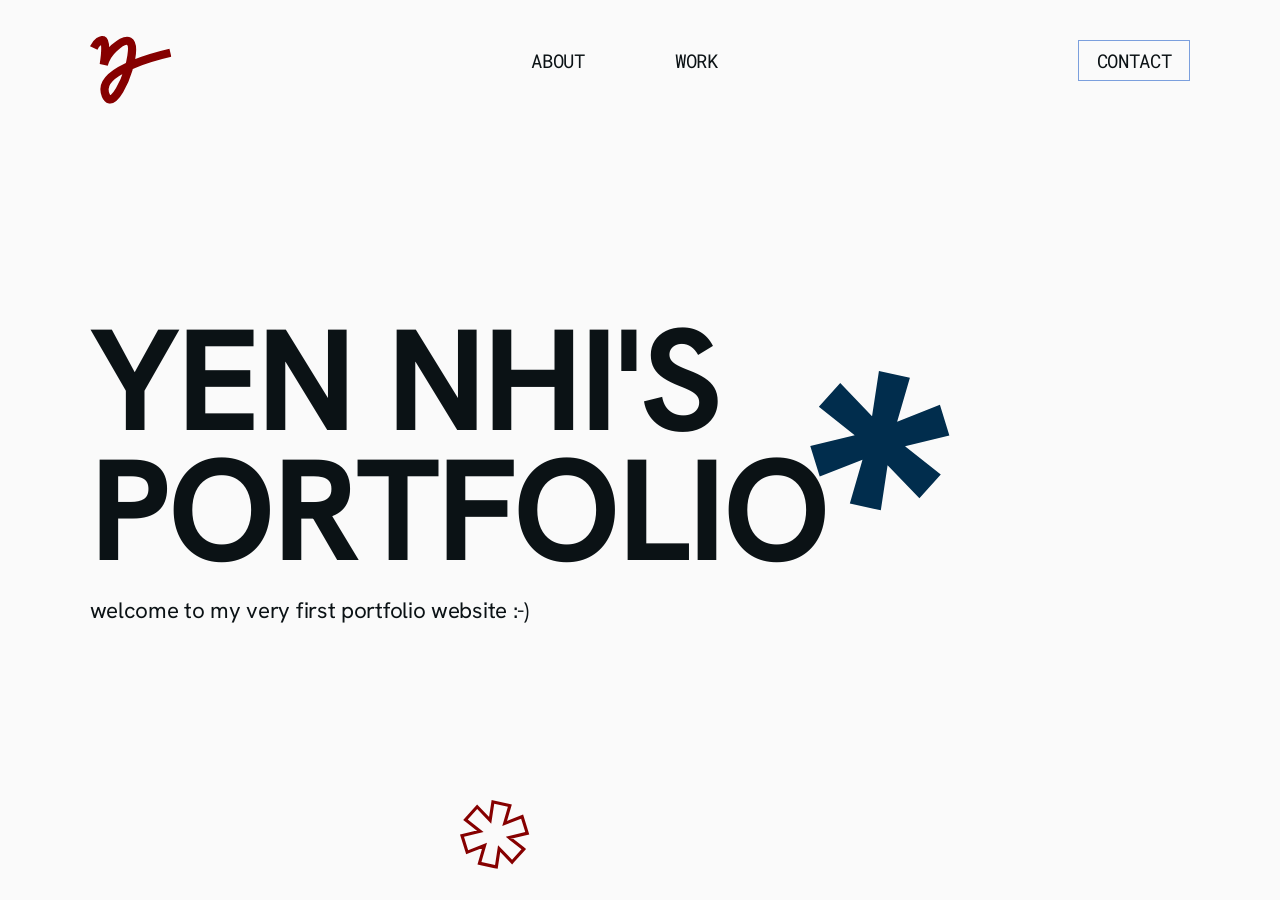
<file: index.html>
<!DOCTYPE html>
<html lang="en">
<head>
    <meta charset="UTF-8">
    <meta name="viewport" content="width=device-width, initial-scale=1.0">
    <title>Yen Nhi's Portfolio</title>
    <link rel="stylesheet" href="styles.css">
    <link rel="preconnect" href="https://fonts.googleapis.com">
<link rel="preconnect" href="https://fonts.gstatic.com" crossorigin>
<link href="https://fonts.googleapis.com/css2?family=Hanken+Grotesk:ital,wght@0,100..900;1,100..900&display=swap" rel="stylesheet">
<link rel="preconnect" href="https://fonts.googleapis.com">
<link rel="preconnect" href="https://fonts.gstatic.com" crossorigin>
<link href="https://fonts.googleapis.com/css2?family=Roboto+Mono:ital,wght@0,100..700;1,100..700&display=swap" rel="stylesheet">
</head>

<body class="home-page">
<header>
  <nav>
    <div class="nav-inner">
      <div class="logo">
        <a href="index.html">
          <img src="images/logo.svg" alt="logo">
        </a>
      </div>

      <ul class="nav-menu">
        <li><a href="about.html">ABOUT</a></li>
        <li><a href="works.html">WORK</a></li>
      </ul>

      <a href="contact.html" class="contact-btn">CONTACT</a>
    </div>
   <button class="mobile-menu-btn" aria-label="Open menu"></button>
  </nav>

<div class="mobile-overlay"></div>

<div class="mobile-nav">
  <a href="about.html">about</a>
  <a href="works.html">work</a>
  <a href="contact.html">contact</a>
</div>
</header>

<main>
  <div class="container">
    
    <section class="hero">
    <img src="images/big-blue-asterisk.svg" alt="blue asterisk" class="draggable big-blue-asterisk">
    <img src="images/small-red-asterisk.svg" alt="red asterisk" class="draggable small-red-asterisk">
        <h1 class="hero-title">
            <span class="hero-text">
                YEN NHI'S <br>
                <span class="scramble">PORTFOLIO</span>
            </span>
        </h1>
      <p>welcome to my very first portfolio website :-)</p>
    </section>

  </div>
</main>

<script src="script.js"></script>
</body>
</html>
</file>
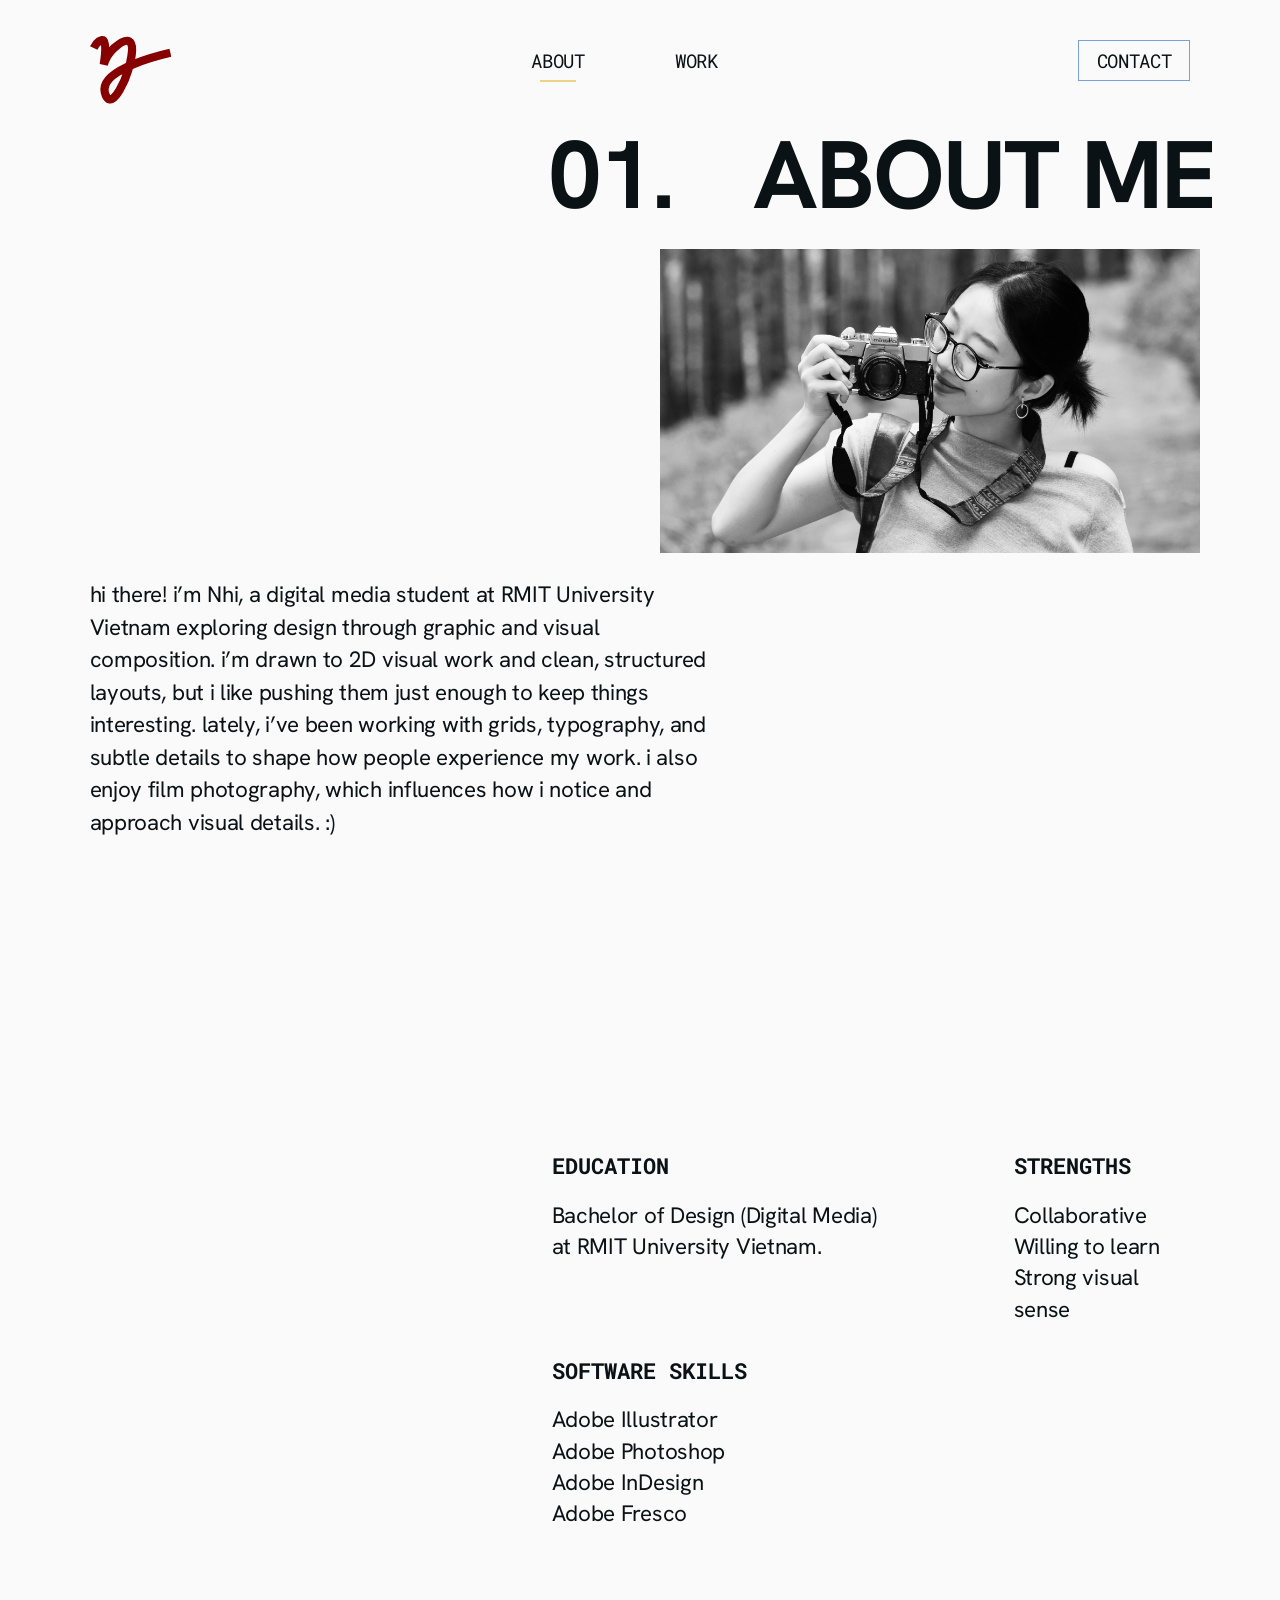
<file: about.html>
<!DOCTYPE html>
<html lang="en">
<head>
    <meta charset="UTF-8">
    <meta name="viewport" content="width=device-width, initial-scale=1.0">
    <title>Yen Nhi's Portfolio</title>
    <link rel="stylesheet" href="styles.css">
    <link rel="preconnect" href="https://fonts.googleapis.com">
<link rel="preconnect" href="https://fonts.gstatic.com" crossorigin>
<link href="https://fonts.googleapis.com/css2?family=Hanken+Grotesk:ital,wght@0,100..900;1,100..900&display=swap" rel="stylesheet">
<link rel="preconnect" href="https://fonts.googleapis.com">
<link rel="preconnect" href="https://fonts.gstatic.com" crossorigin>
<link href="https://fonts.googleapis.com/css2?family=Roboto+Mono:ital,wght@0,100..700;1,100..700&display=swap" rel="stylesheet">
</head>

<body class="about-page">
   <header>
  <nav>
    <div class="nav-inner">
      <div class="logo">
        <a href="index.html">
          <img src="images/logo.svg" alt="logo">
        </a>
      </div>

      <ul class="nav-menu">
        <li><a href="about.html" class="active">ABOUT</a></li>
        <li><a href="works.html">WORK</a></li>
      </ul>

      <a href="contact.html" class="contact-btn">CONTACT</a>
    </div>
    <button class="mobile-menu-btn" aria-label="Open menu"></button>
  </nav>

<div class="mobile-overlay"></div>

<div class="mobile-nav">
  <a href="about.html">about</a>
  <a href="works.html">work</a>
  <a href="contact.html">contact</a>
</div>
</header>

    <main>
        <div class="container">
            <section class="hero">
              <div class="hero-images-wrap">
                <img src="images/IMG_9258.jpg" alt="me in monochrome" class="hero-image mono">
                <img src="images/IMG_9258-color.jpg" alt="me in color" class="hero-image color">
              </div>
                <h1 class="hero-title">
                    <span class="hero-number">01.</span>
                    <span class="hero-text">ABOUT ME</span>
                </h1>
                <p>hi there! i’m Nhi, a digital media student at RMIT University Vietnam exploring design through graphic and visual composition. i’m drawn to 2D visual work and clean, structured layouts, but i like pushing them just enough to keep things interesting. lately, i’ve been working with grids, typography, and subtle details to shape how people experience my work. i also enjoy film photography, which influences how i notice and approach visual details. :)</p>
            </section>

            <!-- about details -->
            <section class="about-details reveal">
            <div class="detail-card education">
                <h2 class="hover-heading square-yellow">EDUCATION</h2>
                <p>
                Bachelor of Design (Digital&nbsp;Media)<br>
                at RMIT University Vietnam.
              </p>
            </div>

            <div class="detail-card strengths">
                <h2 class="hover-heading square-blue">STRENGTHS</h2>
                <p>Collaborative <br>Willing to learn <br>Strong visual sense</p>
            </div>

            <div class="detail-card software">
                <h2 class="hover-heading square-red">SOFTWARE SKILLS</h2>
                <p>
                Adobe Illustrator<br>
                Adobe Photoshop<br>
                Adobe InDesign<br>
                Adobe Fresco
                </p>
            </div>
            </section>
        </div>
    </main>

<script src="script.js"></script>
</body>
</html>
</file>
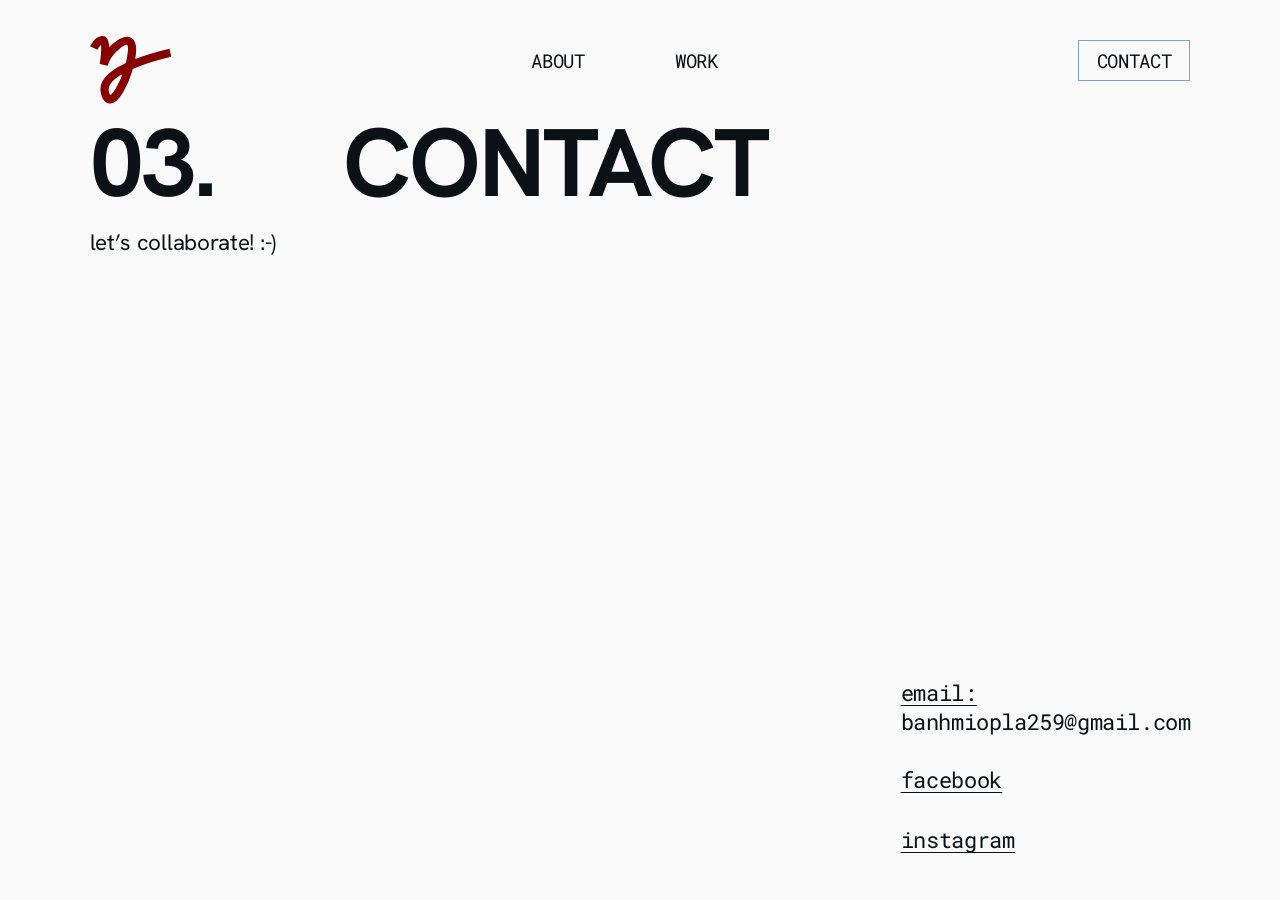
<file: contact.html>
<!DOCTYPE html>
<html lang="en">
<head>
    <meta charset="UTF-8">
    <meta name="viewport" content="width=device-width, initial-scale=1.0">
    <title>Yen Nhi's Portfolio</title>
    <link rel="stylesheet" href="styles.css">
    <link rel="preconnect" href="https://fonts.googleapis.com">
<link rel="preconnect" href="https://fonts.gstatic.com" crossorigin>
<link href="https://fonts.googleapis.com/css2?family=Hanken+Grotesk:ital,wght@0,100..900;1,100..900&display=swap" rel="stylesheet">
<link rel="preconnect" href="https://fonts.googleapis.com">
<link rel="preconnect" href="https://fonts.gstatic.com" crossorigin>
<link href="https://fonts.googleapis.com/css2?family=Roboto+Mono:ital,wght@0,100..700;1,100..700&display=swap" rel="stylesheet">
</head>

<body class="contact-page">
   <header>
  <nav>
    <div class="nav-inner">
      <div class="logo">
        <a href="index.html">
          <img src="images/logo.svg" alt="logo">
        </a>
      </div>

      <ul class="nav-menu">
        <li><a href="about.html">ABOUT</a></li>
        <li><a href="works.html">WORK</a></li>
      </ul>

      <a href="contact.html" class="contact-btn">CONTACT</a>
    </div>
    <button class="mobile-menu-btn" aria-label="Open menu"></button>
  </nav>

<div class="mobile-overlay"></div>

<div class="mobile-nav">
  <a href="about.html">about</a>
  <a href="works.html">work</a>
  <a href="contact.html">contact</a>
</div>
</header>

<main>
  <div class="container">
    <section class="hero">
      <h1 class="hero-title">
        <span class="hero-number">03.</span>
        <span class="hero-text">CONTACT</span>
      </h1>

  <p class="contact-intro">
    let’s collaborate! <span class="smiley">:-)</span>
      </p>

        <!-- contact links on the right -->
        <div class="contact-right">
          <p class="contact-email">
            <span class="email-label">email:</span><br>
            <a href="mailto:banhmiopla259@gmail.com" class="email-link">
              banhmiopla259@gmail.com
            </a>
          </p>

          <p class="contact-facebook">
            <a href="https://www.facebook.com/csongsegiongnhucuocdoi/" target="_blank" rel="noopener noreferrer">
              facebook
            </a>
          </p>

          <p class="contact-instagram">
            <a href="https://www.instagram.com/choctarogo/" target="_blank" rel="noopener noreferrer">
              instagram
            </a>
          </p>
        </div>

      </section>
    </section>
  </div>
</main>

<script src="script.js"></script>
</body>
</html>
</file>
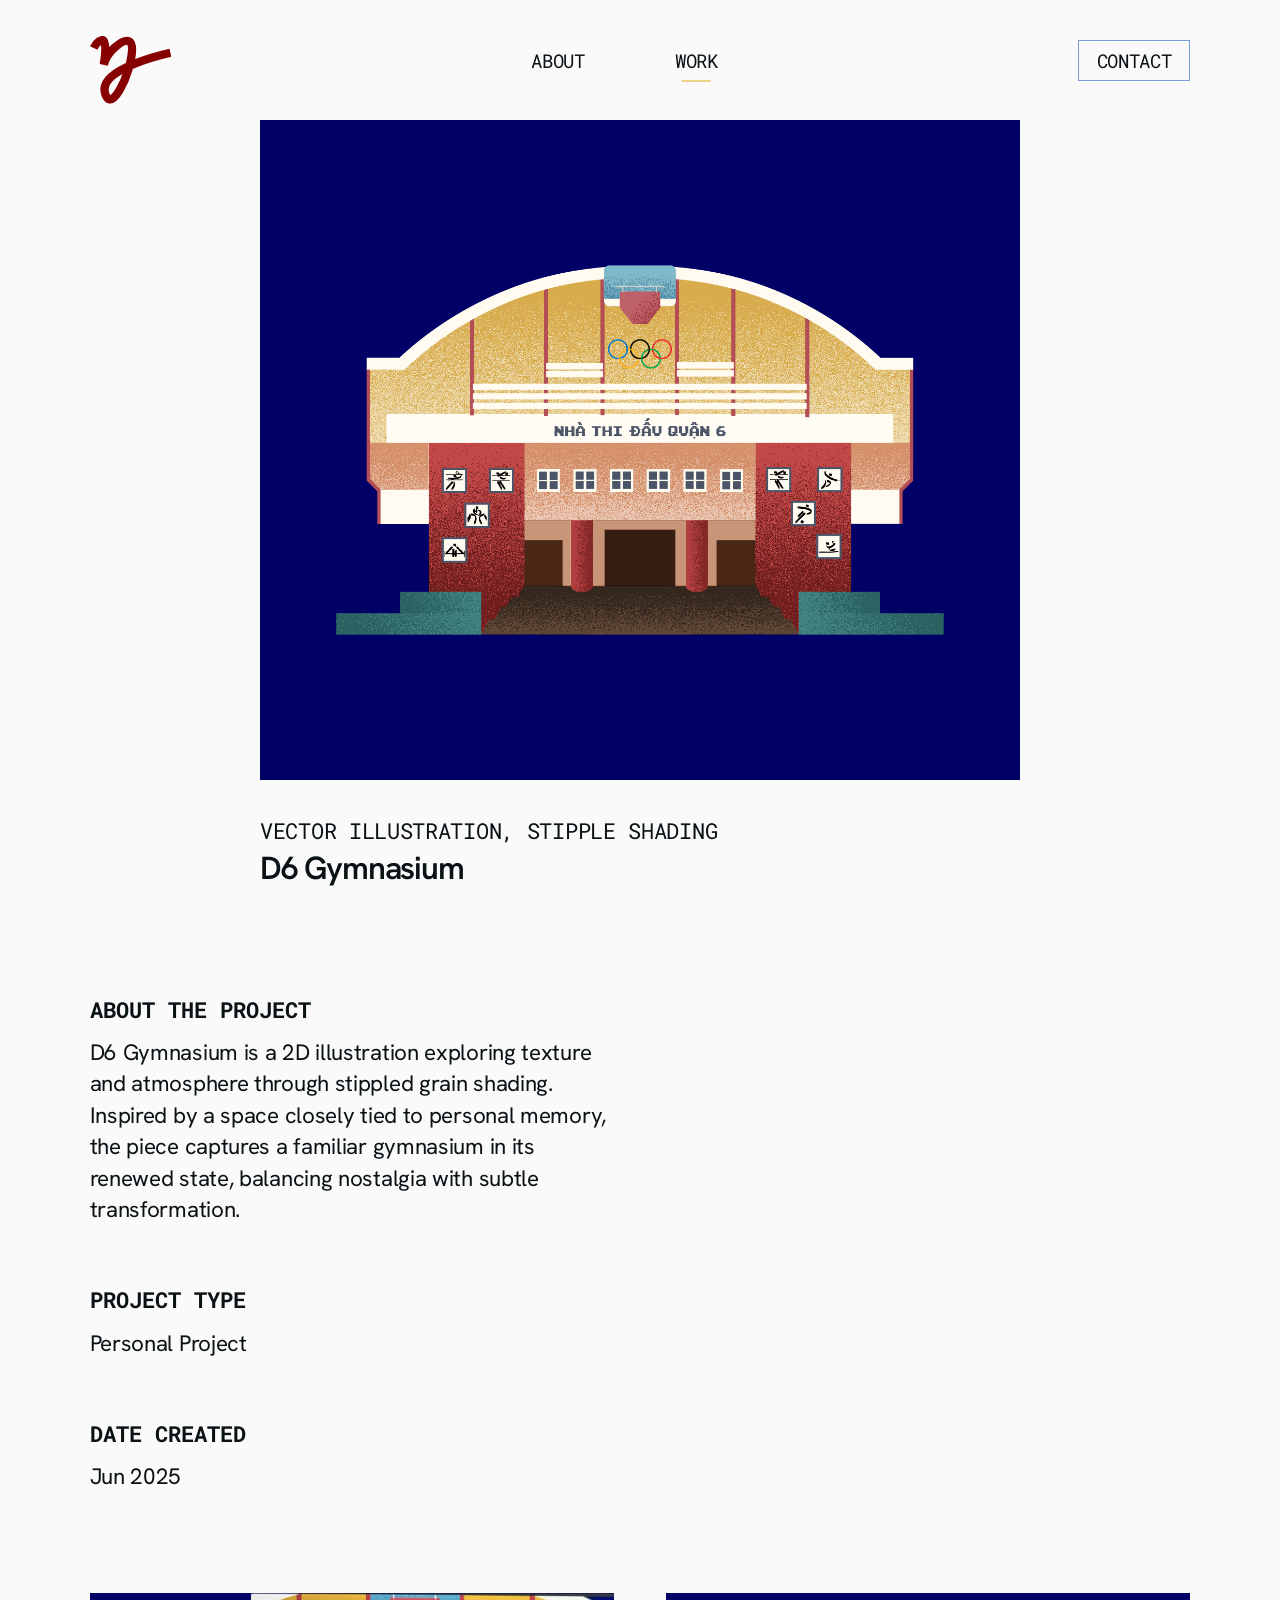
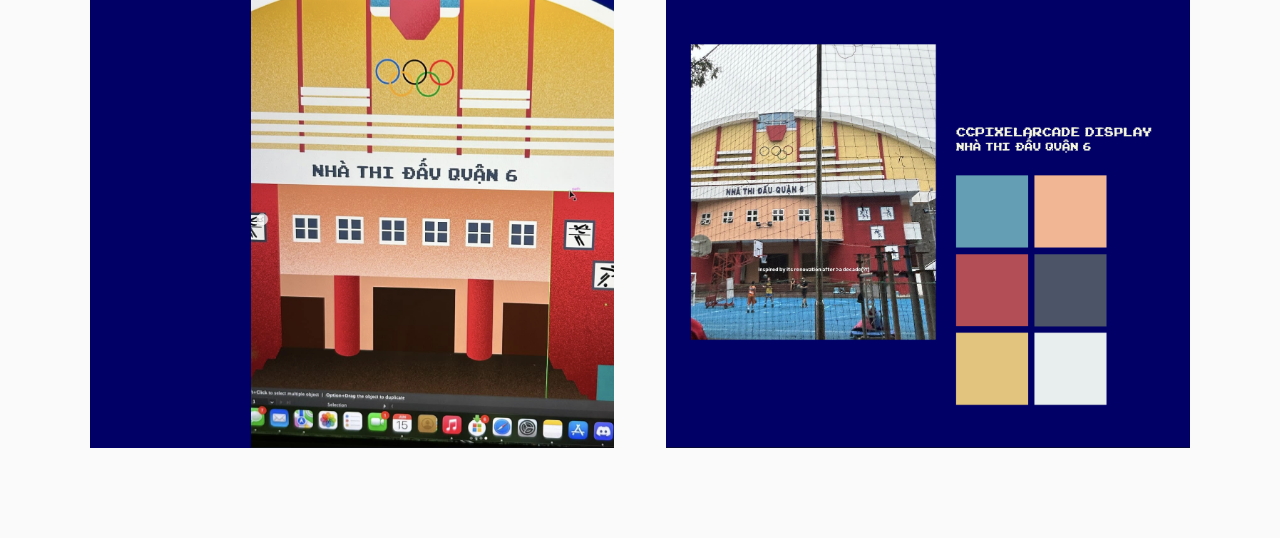
<file: d6-gymnasium.html>
<!DOCTYPE html>
<html lang="en">
<head>
  <meta charset="UTF-8">
  <meta name="viewport" content="width=device-width, initial-scale=1.0">
  <title>D6 Gymnasium</title>

<link rel="stylesheet" href="styles.css">

  <link rel="preconnect" href="https://fonts.googleapis.com">
  <link rel="preconnect" href="https://fonts.gstatic.com" crossorigin>

  <link href="https://fonts.googleapis.com/css2?family=Hanken+Grotesk:ital,wght@0,100..900;1,100..900&display=swap" rel="stylesheet">
  <link href="https://fonts.googleapis.com/css2?family=Roboto+Mono:ital,wght@0,100..700;1,100..700&display=swap" rel="stylesheet">
</head>

<body class="project-detail-page d6-gymnasium-page">
  <header>
    <nav>
      <div class="nav-inner">
        <div class="logo">
          <a href="index.html">
            <img src="images/logo.svg" alt="logo">
          </a>
        </div>

        <ul class="nav-menu">
          <li><a href="about.html">ABOUT</a></li>
          <li><a href="works.html" class="active">WORK</a></li>
        </ul>

        <a href="contact.html" class="contact-btn">CONTACT</a>
      </div>
     <button class="mobile-menu-btn" aria-label="Open menu"></button>
  </nav>

  <div class="mobile-overlay"></div>

  <div class="mobile-nav">
    <a href="about.html">about</a>
    <a href="works.html">work</a>
    <a href="contact.html">contact</a>
  </div>
</header>

  <main>
    <div class="container">

      <section class="project-detail-hero">
        <div class="project-hero-image">
          <img src="images/works-d6-gymnasium-cover.png" alt="D6 Gymnasium main visual">
        </div>

        <div class="project-heading">
          <p class="project-category">VECTOR ILLUSTRATION, STIPPLE SHADING</p>
          <h1>D6 Gymnasium</h1>
        </div>
      </section>

      <section class="project-detail-content">
        <div class="project-description">
          <div class="project-description-block">
            <h2>ABOUT THE PROJECT</h2>
            <p>
              D6 Gymnasium is a 2D illustration exploring texture and atmosphere through stippled grain shading. Inspired by a space closely tied to personal memory, the piece captures a familiar gymnasium in its renewed state, balancing nostalgia with subtle transformation.
            </p>
          </div>

          <div class="project-description-block">
            <h2>PROJECT TYPE</h2>
            <p>Personal Project</p>
          </div>

          <div class="project-description-block">
            <h2>DATE CREATED</h2>
            <p>Jun 2025</p>
          </div>
        </div>

        <div class="project-image-grid">
          <img src="images/works-d6-gymnasium-01.png" alt="D6 Gymnasium details">
          <img src="images/works-d6-gymnasium-03.png" alt="D6 Gymnasium guidelines">
        </div>
      </section>

    </div>
  </main>
  <script src="script.js"></script>
</body>
</html>
</file>
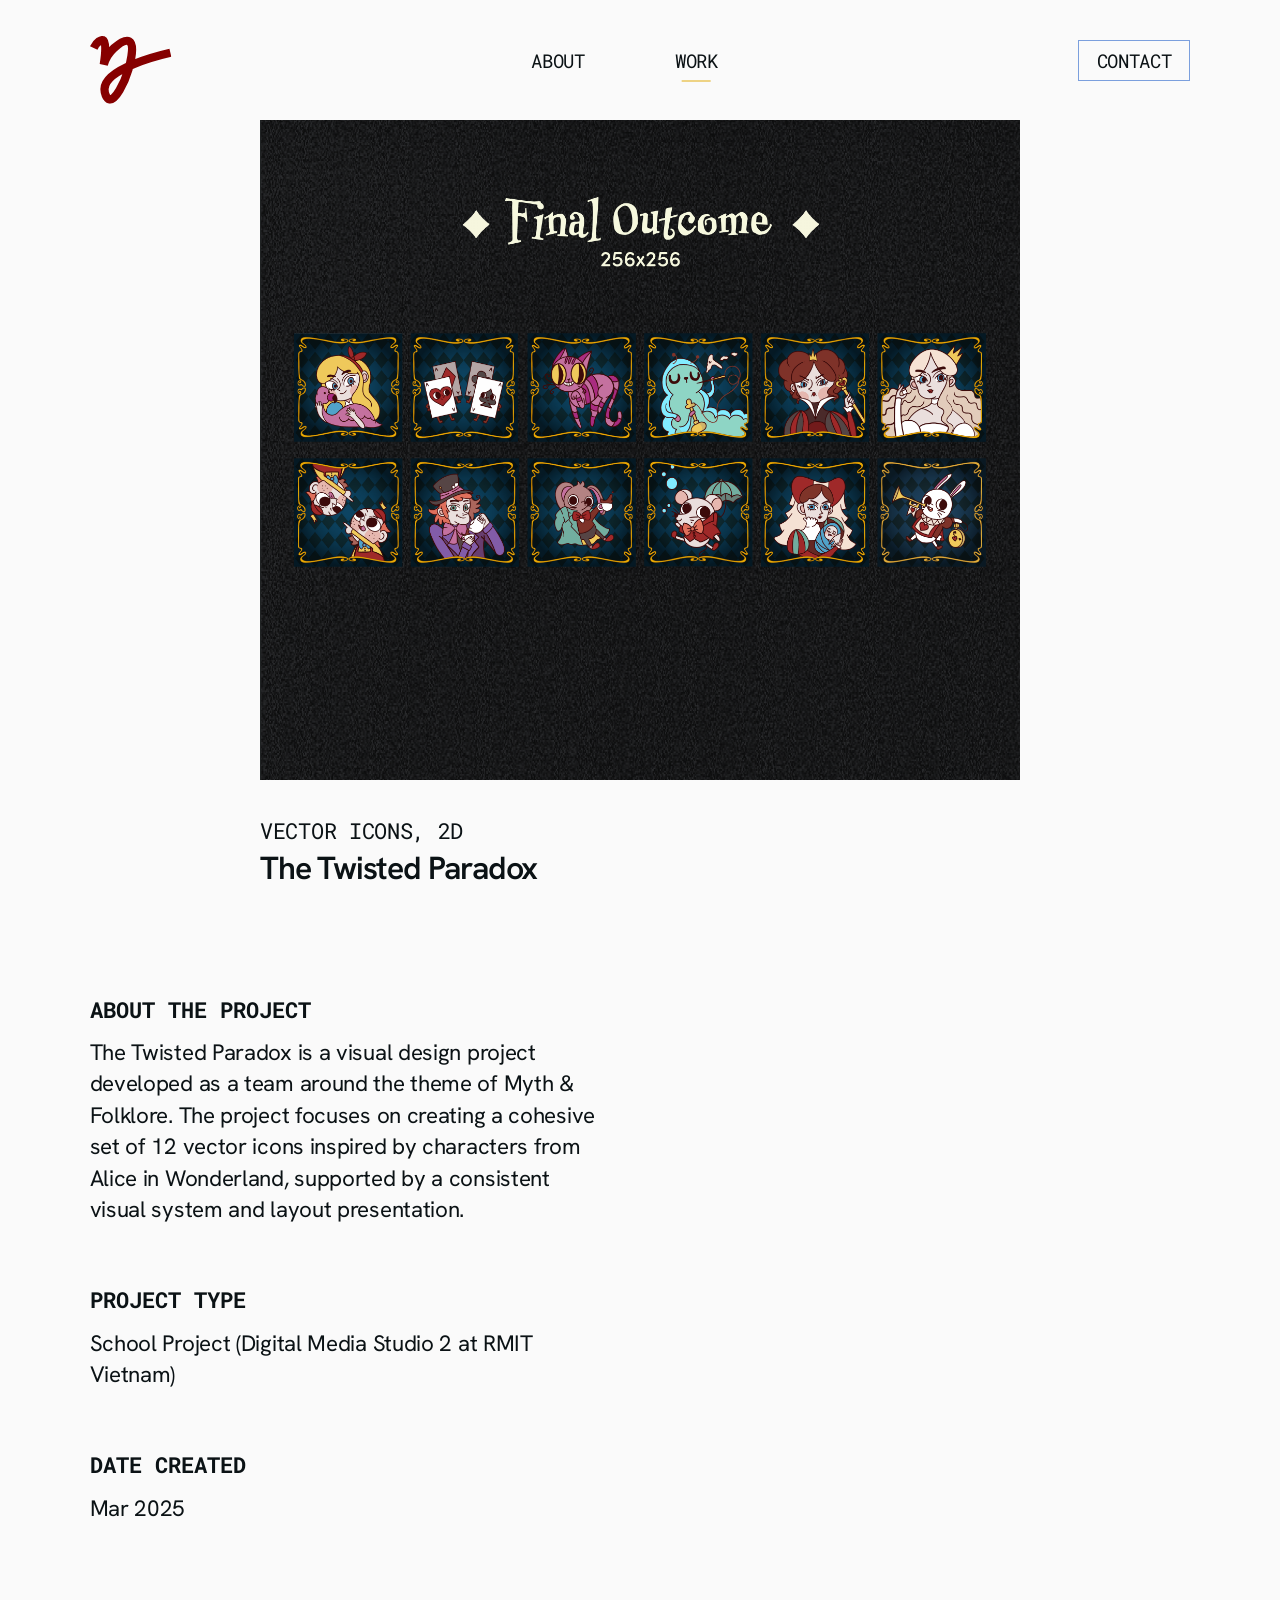
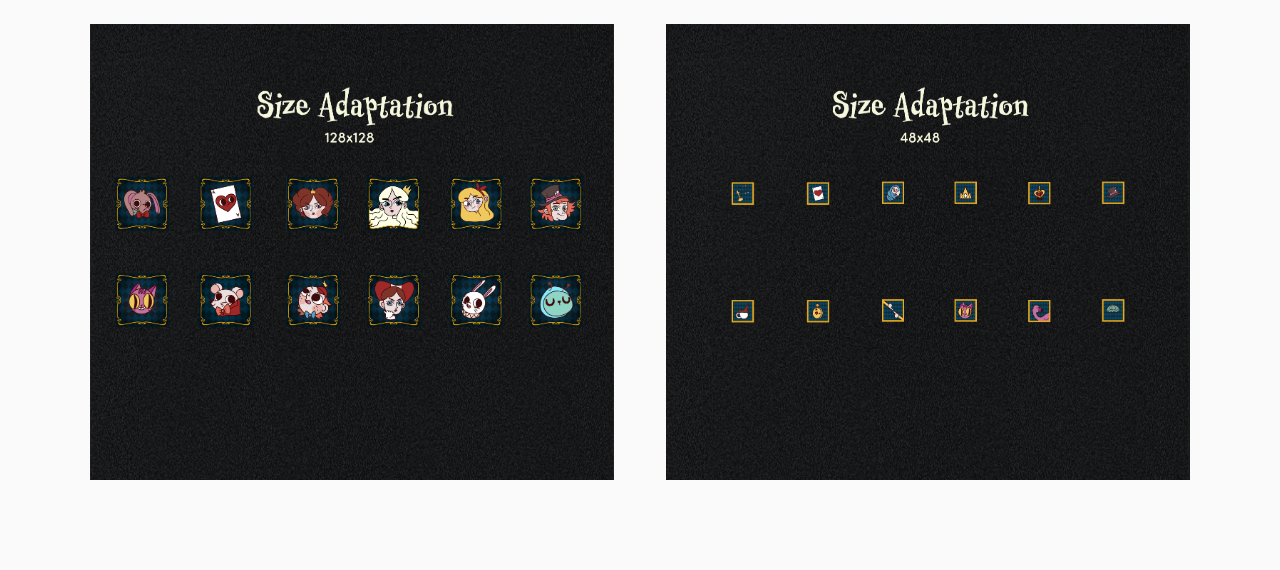
<file: the-twisted-paradox.html>
<!DOCTYPE html>
<html lang="en">
<head>
  <meta charset="UTF-8">
  <meta name="viewport" content="width=device-width, initial-scale=1.0">
  <title>The Twisted Paradox</title>

<link rel="stylesheet" href="styles.css">

  <link rel="preconnect" href="https://fonts.googleapis.com">
  <link rel="preconnect" href="https://fonts.gstatic.com" crossorigin>

  <link href="https://fonts.googleapis.com/css2?family=Hanken+Grotesk:ital,wght@0,100..900;1,100..900&display=swap" rel="stylesheet">
  <link href="https://fonts.googleapis.com/css2?family=Roboto+Mono:ital,wght@0,100..700;1,100..700&display=swap" rel="stylesheet">
</head>

<body class="project-detail-page the-twisted-paradox-page">
  <header>
    <nav>
      <div class="nav-inner">
        <div class="logo">
          <a href="index.html">
            <img src="images/logo.svg" alt="logo">
          </a>
        </div>

        <ul class="nav-menu">
          <li><a href="about.html">ABOUT</a></li>
          <li><a href="works.html" class="active">WORK</a></li>
        </ul>

        <a href="contact.html" class="contact-btn">CONTACT</a>
      </div>
     <button class="mobile-menu-btn" aria-label="Open menu"></button>
  </nav>

  <div class="mobile-overlay"></div>

  <div class="mobile-nav">
    <a href="about.html">about</a>
    <a href="works.html">work</a>
    <a href="contact.html">contact</a>
  </div>
</header>

  <main>
    <div class="container">

      <section class="project-detail-hero">
        <div class="project-hero-image">
          <img src="images/works-the-twisted-paradox-256.png" alt="The Twisted Paradox main visual">
        </div>

        <div class="project-heading">
          <p class="project-category">VECTOR ICONS, 2D</p>
          <h1>The Twisted Paradox</h1>
        </div>
      </section>

      <section class="project-detail-content">
        <div class="project-description">
          <div class="project-description-block">
            <h2>ABOUT THE PROJECT</h2>
            <p>
              The Twisted Paradox is a visual design project developed as a team around the theme of Myth & Folklore.
              The project focuses on creating a cohesive set of 12 vector icons inspired by characters from Alice in Wonderland,
              supported by a consistent visual system and layout presentation.
            </p>
          </div>

          <div class="project-description-block">
            <h2>PROJECT TYPE</h2>
            <p>School Project (Digital Media Studio 2 at RMIT Vietnam)</p>
          </div>

          <div class="project-description-block">
            <h2>DATE CREATED</h2>
            <p>Mar 2025</p>
          </div>
        </div>

        <div class="project-image-grid">
          <img src="images/works-the-twisted-paradox-128.png" alt="The Twisted Paradox 128 icon preview">
          <img src="images/works-the-twisted-paradox-48.png" alt="The Twisted Paradox 48 icon preview">
        </div>
      </section>

    </div>
  </main>
  <script src="script.js"></script>
</body>
</html>
</file>
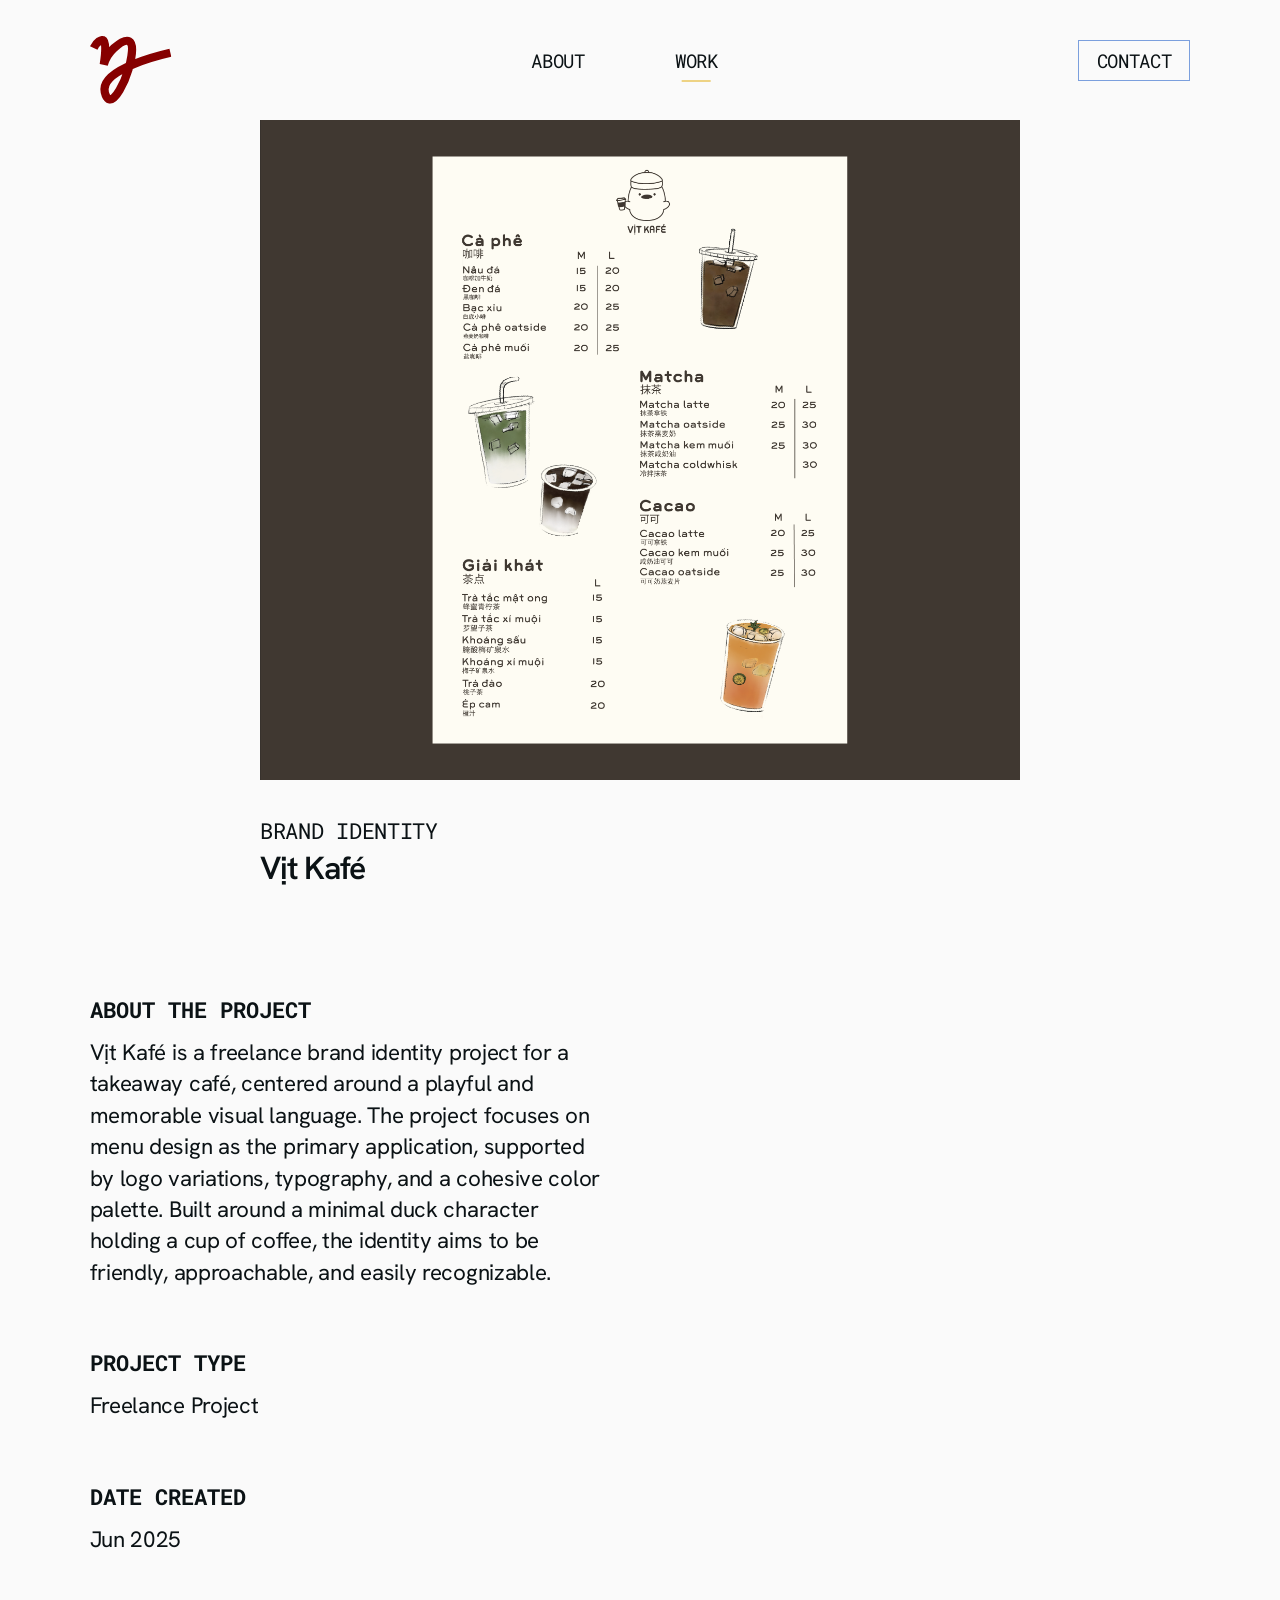
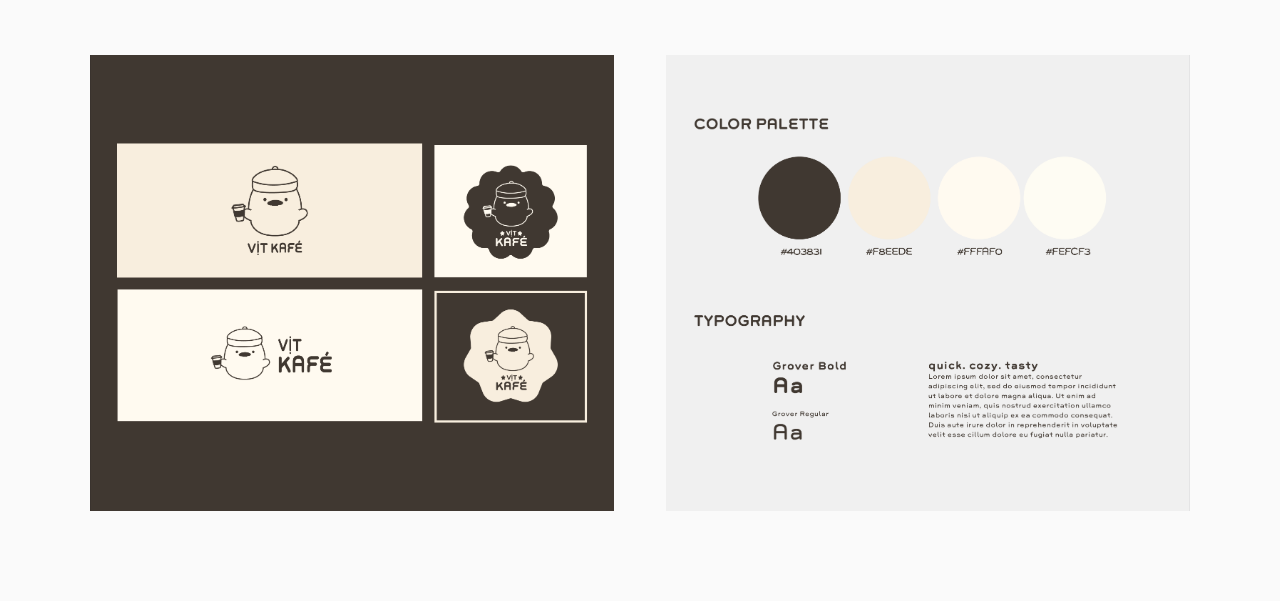
<file: vit-kafe.html>
<!DOCTYPE html>
<html lang="en">
<head>
  <meta charset="UTF-8">
  <meta name="viewport" content="width=device-width, initial-scale=1.0">
  <title>Vịt Kafé</title>

<link rel="stylesheet" href="styles.css">

  <link rel="preconnect" href="https://fonts.googleapis.com">
  <link rel="preconnect" href="https://fonts.gstatic.com" crossorigin>

  <link href="https://fonts.googleapis.com/css2?family=Hanken+Grotesk:ital,wght@0,100..900;1,100..900&display=swap" rel="stylesheet">
  <link href="https://fonts.googleapis.com/css2?family=Roboto+Mono:ital,wght@0,100..700;1,100..700&display=swap" rel="stylesheet">
</head>

<body class="project-detail-page vit-kafe-page">
  <header>
    <nav>
      <div class="nav-inner">
        <div class="logo">
          <a href="index.html">
            <img src="images/logo.svg" alt="logo">
          </a>
        </div>

        <ul class="nav-menu">
          <li><a href="about.html">ABOUT</a></li>
          <li><a href="works.html" class="active">WORK</a></li>
        </ul>

        <a href="contact.html" class="contact-btn">CONTACT</a>
      </div>
      <button class="mobile-menu-btn" aria-label="Open menu"></button>
  </nav>

  <div class="mobile-overlay"></div>

  <div class="mobile-nav">
    <a href="about.html">about</a>
    <a href="works.html">work</a>
    <a href="contact.html">contact</a>
  </div>
</header>

  <main>
    <div class="container">

      <section class="project-detail-hero">
        <div class="project-hero-image">
          <img src="images/works-vit-kafe-menu.png" alt="Vịt Kafé main visual">
        </div>

        <div class="project-heading">
          <p class="project-category">BRAND IDENTITY</p>
          <h1>Vịt Kafé</h1>
        </div>
      </section>

      <section class="project-detail-content">
        <div class="project-description">
          <div class="project-description-block">
            <h2>ABOUT THE PROJECT</h2>
            <p>
              Vịt Kafé is a freelance brand identity project for a takeaway café, centered around a playful and memorable visual language. The project focuses on menu design as the primary application, supported by logo variations, typography, and a cohesive color palette. Built around a minimal duck character holding a cup of coffee, the identity aims to be friendly, approachable, and easily recognizable.
            </p>
          </div>

          <div class="project-description-block">
            <h2>PROJECT TYPE</h2>
            <p>Freelance Project</p>
          </div>

          <div class="project-description-block">
            <h2>DATE CREATED</h2>
            <p>Jun 2025</p>
          </div>
        </div>

        <div class="project-image-grid">
          <img src="images/works-vit-kafe-variety.png" alt="Vịt Kafé variety">
          <img src="images/works-vit-kafe-guidelines.png" alt="Vịt Kafé guidelines">
        </div>
      </section>

    </div>
  </main>
  <script src="script.js"></script>
</body>
</html>
</file>
<file: styles.css>
/* reset + hide hidden menu on desktop and tablet */
* {
  margin: 0;
  padding: 0;
  box-sizing: border-box;
}
.mobile-nav,
.mobile-overlay {
  display: none;
}

/* base */
html {
  font-size: 16px;
  scroll-behavior: smooth;
}

:root {
  --side-space: 167px;
  --content-width: 1180px;
}

/* body */
body {
  font-family: 'Hanken Grotesk', sans-serif;
  line-height: 1.6;
  color: #0B1215;
  background-color: #fafafa;
  opacity: 0;
  transition: opacity 0.3s ease;
}
body.fade-in {
  opacity: 1;
}
body.fade-out {
  opacity: 0;
}

/* nav bar */
nav {
  padding: 16px 0;
}

.nav-inner {
  display: grid;
  grid-template-columns: auto 1fr auto;
  align-items: center;
  min-height: 72px;
  width: 100%;
  padding: 0 var(--side-space);
}

/* logo */
.logo {
  grid-column: 1;
  width: 82px;
  margin-top: 20px;
}

.logo a {
  display: block;
  text-decoration: none;
  background: none;
  padding: 0;
  border-radius: 0;
}

.logo img {
  width: 100%;
  height: auto;
  display: block;
}

/* nav menu */
nav ul a,
.contact-btn { 

  font-family: 'Roboto Mono', monospace;
  font-size: 1.2rem;
  font-weight: 400;
  letter-spacing: -0.3px;
}

nav ul {
  grid-column: 2;
  justify-self: center;
  list-style: none;
  display: flex;
  justify-content: center;
  align-items: center;
  gap: 90px;
  margin: 0;
  padding: 0;
}

nav ul a {
  position: relative;
  display: inline-block;
  text-decoration: none;
  color: #0B1215;
  line-height: 1;
  padding: 10px 0;
  border-radius: 0;
  background-color: transparent;
  transition: color 0.25s ease;
}

nav ul a::after {
  content: "";
  position: absolute;
  left: 50%;
  transform: translateX(-50%);
  bottom: -2px;
  width: 0;
  height: 2px;
  background-color: #eed384;
  transition: width 0.25s ease;
}

nav ul a:hover::after {
  width: 67%;
}

nav ul a.active::after {
  width: 67%;
}

/* contact button */
.contact-btn {
  grid-column: 3;
  justify-self: end;
  display: inline-block;
  text-decoration: none;
  color: #0B1215;
  line-height: 1;
  padding: 10px 18px;
  border: 1.6px solid #7b9fdd;
  background-color: transparent;
  transition: background-color 0.25s ease, color 0.25s ease, border-color 0.25s ease;
}

.contact-btn:hover,
.contact-btn.active {
  background-color: #7b9fdd;
  color: #fafafa;
}

/* main */
main {
  padding: 360px 0 0;
}

/* section */
section {
  margin-bottom: 90px;
}

/* headings */
h1 {
  font-size: 9rem;
  font-weight: 700;
  line-height: 0.9;
  letter-spacing: -3px;
}

h2 {
  font-size: 2.4rem;
  line-height: 1;
}

/* container */
.container {
  width: 100%;
  padding: 0 var(--side-space);
}

/* hero */
.hero {
  padding-top: 12px;
  margin-left: 0;
}

.hero-title {
  display: flex;
  align-items: flex-start;
  gap: 60px;
  margin-bottom: 32px;
  width: 100%;
}

.hero-number {
  font-size: 9rem;
  line-height: 0.9;
  letter-spacing: -3px;
}

.hero-text {
  display: inline-block;
}

/* body text */
p {
  max-width: 760px;
  font-weight: 400;
  font-size: 1.4rem;
  letter-spacing: -0.3px;
  line-height: 1.4;
}


/* ABOUT PAGE position */
.about-page main {
  padding-top: 30px;
}

.about-page .hero {
  position: relative;
  width: 100%;
  min-height: auto;
  padding-top: 12px;
}


/* ABOUT PAGE title */
.about-page .hero-title {
  display: flex;
  justify-content: flex-end;
  align-items: baseline;
  gap: 160px;
  width: 100%;
  margin: 0;
  padding-right: 18px;
}

.about-page .hero-number {
  font-size: 9rem;
  line-height: 0.9;
  letter-spacing: -3px;
}

.about-page .hero-text {
  display: inline-block;
  transform: translateX(24px);
}

/* ABOUT PAGE images */
.about-page .hero-images-wrap {
  position: absolute;
  top: 180px;
  right: -10px;
  width: 670px;
  aspect-ratio: 670 / 408;
}

/* base image */
.about-page .hero-image {
  display: block;
  width: 100%;
  height: auto;
}

/* stack 2 images */
.about-page .hero-images-wrap .hero-image {
  position: absolute;
  top: 0;
  left: 0;
}

/* default */
.about-page .hero-image.mono {
  opacity: 1;
}
.about-page .hero-image.color {
  opacity: 0;
}

/* hover effect */
.about-page .hero-images-wrap {
  transition: transform 0.35s ease;
}

.about-page .hero-images-wrap:hover {
  transform: scale(1.06);
}

.about-page .hero-image.mono,
.about-page .hero-image.color {
  transition: opacity 0.4s ease, transform 0.4s ease;
}

.about-page .hero-images-wrap:hover .hero-image.color {
  opacity: 1;
}

.about-page .hero-images-wrap:hover {
  filter: drop-shadow(0 8px 20px rgba(0,0,0,0.08));
}

/* transition */
.about-page .hero-image.mono,
.about-page .hero-image.color {
  transition: opacity 0.4s ease;
}

/* hover */
.about-page .hero-images-wrap:hover .hero-image.mono {
  opacity: 0;
}
.about-page .hero-images-wrap:hover .hero-image.color {
  opacity: 1;
}

/* ABOUT PAGE intro text */
.about-page .hero p {
  max-width: 900px;
  margin-top: 460px;
  margin-left: 0;
}

/* ABOUT PAGE details */
.about-details {
  display: grid;
  grid-template-columns: repeat(12, minmax(0, 1fr));
  column-gap: 120px;
  row-gap: 60px;

  padding: 460px var(--side-space) 12px;
}

/* ABOUT PAGE each card */
.detail-card h2 {
  font-family: 'Roboto Mono', monospace;
  font-size: 2.1rem;
  line-height: 1;
  margin-bottom: 18px;
  white-space: nowrap;
}

.detail-card p {
  font-size: 1.4rem;
  line-height: 1.45;
}

/* right-aligned editorial grid */
.education {
  grid-column: 6 / span 3;
  grid-row: 1;
}

.strengths {
  grid-column: 9 / span 3;
  grid-row: 1;
  justify-self: end;
  text-align: left;
}
.software {
  grid-column: 6 / span 3;
  grid-row: 2;
}

.education p,
.software p {
  min-width: 360px;
}

.reveal {
  opacity: 0;
  transform: translateY(20px);
  transition: opacity 0.9s ease, transform 0.9s ease;
}
.reveal.show {
  opacity: 1;
  transform: translateY(0);
}


/* hover effect */
.hover-heading {
  position: relative;
  display: inline-block;
}

.hover-heading::before {
  content: "";
  position: absolute;
  width: 14px;
  height: 14px;
  left: -28px;
  top: 50%;
  transform: translateY(-50%) scaleY(0);
  transform-origin: top;
  transition: transform 0.22s ease;
}

.hover-heading:hover::before {
  transform: translateY(-50%) scaleY(1);
}

.square-yellow::before {
  background-color: #EED384;
}

.square-red::before {
  background-color: #860000;
}

.square-blue::before {
  background-color: #7B9FDD;
}


/* HOMEPAGE position */
.home-page .hero {
  width: 100%;
  max-width: 760px;
  margin-left: 0;
}

.home-page .hero-title {
  justify-content: flex-start;
  margin-bottom: 20px;
}

.home-page .hero-text,
.home-page h1,
.home-page p {
  text-align: left;
}

.home-page p {
  margin-left: 0;
  max-width: 760px;
}
 /* HOMEPAGE 2 asterisks */
.big-blue-asterisk {
  position: absolute;
  top: 360px;
  left: 800px;
  width: 160px;
  height: auto;
}
.small-red-asterisk {
  position: absolute;
  top: 800px;
  left: 460px;
  width: 70px;
  height: auto;
}

.draggable {
  position: absolute;
  cursor: grab;
  user-select: none;
  -webkit-user-drag: none;
  touch-action: none;
  transition: filter 0.2s ease, transform 0.2s ease;
}

/* subtle hover effect */
.draggable:hover {
  filter: drop-shadow(0 0 12px rgba(255, 255, 255, 0.6));
}
.draggable.dragging {
  cursor: grabbing;
  filter: drop-shadow(0 0 20px rgba(255, 255, 255, 0.9));
  transform: scale(1.05);
}

/* WORK PAGE position */
.work-page main {
  padding-top: 30px;
}

.work-page .hero {
  width: 100%;
  max-width: none;
  padding: 0;
  margin: 0;
}

.work-page .hero-title {
  display: flex;
  justify-content: flex-start;
  align-items: baseline;
  gap: 160px;
  width: 100%;
  min-height: auto;
  padding-top: 12px;
  margin: 0;
}

.work-page .hero-number {
  font-size: 9rem;
  line-height: 0.9;
  letter-spacing: -3px;
}

.work-page .hero-text {
  display: inline-block;
}


/* WORK PAGE projects */
.work-preview {
  display: grid;
  grid-template-columns: repeat(2, minmax(0, 1fr));
  column-gap: clamp(80px, 8vw, 160px);
  row-gap: clamp(56px, 7vw, 96px);

  width: 100%;
  margin-top: clamp(24px, 4vw, 48px);

  padding-left: 7px;
  padding-right: 7px;
}

.project-card {
  display: flex;
  flex-direction: column;
  gap: 20px;
  min-width: 0;
}

.project-thumbnail {
  display: block;
  width: 100%;
  aspect-ratio: 1.22 / 1;
  overflow: hidden;
  text-decoration: none;
  background: rgba(11, 18, 21, 0.12);
}

.project-thumbnail img {
  display: block;
  width: 100%;
  height: 100%;
  object-fit: cover;
  object-position: center center;
}
.paradox-thumbnail img {
  object-position: 27% center;
}

.project-info {
  display: flex;
  flex-direction: column;
  gap: 8px;
  min-width: 0;
}

.project-category {
  font-family: 'Roboto Mono', monospace;
  font-size: 1.4rem;
  font-weight: 400;
  letter-spacing: -0.3px;
  line-height: 1.2;
  color: #0B1215;
  margin: 0;
}

.project-title {
  font-size: clamp(2rem, 2.3vw, 2.8rem);
  font-weight: 600;
  line-height: 0.95;
  letter-spacing: -1.2px;
  color: #0B1215;
  margin: 0;
}
.project-title a {
  color: inherit;        /* 👈 lấy màu từ text bình thường */
  text-decoration: none; /* 👈 bỏ underline */
}

.project-title a:hover {
  text-decoration: underline; /* optional: hover mới hiện */
}



/* WORK PAGE THE TWISTED PARADOX */
.the-twisted-paradox-thumbnail {
  position: relative;
  overflow: hidden;
  background: #0B1215;
}

.the-twisted-paradox-thumbnail img {
  display: block;
  width: 100%;
}

.the-twisted-paradox-thumbnail img:not(:first-child) {
  position: absolute;
  inset: 0;
  opacity: 0;
}

.project-card:hover .the-twisted-paradox-thumbnail img {
  animation: theTwistedParadoxThumbSlide 6s linear infinite;
}

.project-card:hover .the-twisted-paradox-thumbnail img:nth-child(1) {
  animation-delay: 0s;
}

.project-card:hover .the-twisted-paradox-thumbnail img:nth-child(2) {
  animation-delay: 1.5s;
}

.project-card:hover .the-twisted-paradox-thumbnail img:nth-child(3) {
  animation-delay: 3s;
}

.project-card:hover .the-twisted-paradox-thumbnail img:nth-child(4) {
  animation-delay: 4.5s;
}

@keyframes theTwistedParadoxThumbSlide {
  0%   { opacity: 0; }
  5%   { opacity: 1; }
  25%  { opacity: 1; }
  30%  { opacity: 0; }
  100% { opacity: 0; }
}


/* WORK PAGE VIT KAFE */
.vit-kafe-thumbnail {
  position: relative;
  overflow: hidden;
  background: #0B1215;
}

.vit-kafe-thumbnail img {
  display: block;
  width: 100%;
}

.vit-kafe-thumbnail img:not(:first-child) {
  position: absolute;
  inset: 0;
  opacity: 0;
}

.project-card:hover .vit-kafe-thumbnail img {
  animation: vitKafeThumbSlide 6s linear infinite;
}

.project-card:hover .vit-kafe-thumbnail img:nth-child(1) {
  animation-delay: 0s;
}

.project-card:hover .vit-kafe-thumbnail img:nth-child(2) {
  animation-delay: 1.5s;
}

.project-card:hover .vit-kafe-thumbnail img:nth-child(3) {
  animation-delay: 3s;
}

.project-card:hover .vit-kafe-thumbnail img:nth-child(4) {
  animation-delay: 4.5s;
}

@keyframes vitKafeThumbSlide {
  0%   { opacity: 0; }
  5%   { opacity: 1; }
  25%  { opacity: 1; }
  30%  { opacity: 0; }
  100% { opacity: 0; }
}


/* WORK PAGE D6 GYMNASIUM */
.d6-gymnasium-thumbnail {
  position: relative;
  overflow: hidden;
  background: #0B1215;
}

.d6-gymnasium-thumbnail img {
  display: block;
  width: 100%;
}

.d6-gymnasium-thumbnail img:not(:first-child) {
  position: absolute;
  inset: 0;
  opacity: 0;
}

.project-card:hover .d6-gymnasium-thumbnail img {
  animation: D6GymThumbSlide 6s linear infinite;
}

.project-card:hover .d6-gymnasium-thumbnail img:nth-child(1) {
  animation-delay: 0s;
}

.project-card:hover .d6-gymnasium-thumbnail img:nth-child(2) {
  animation-delay: 1.5s;
}

.project-card:hover .d6-gymnasium-thumbnail img:nth-child(3) {
  animation-delay: 3s;
}

.project-card:hover .d6-gymnasium-thumbnail img:nth-child(4) {
  animation-delay: 4.5s;
}

@keyframes D6GymThumbSlide {
  0%   { opacity: 0; }
  5%   { opacity: 1; }
  25%  { opacity: 1; }
  30%  { opacity: 0; }
  100% { opacity: 0; }
}


/* WORK PAGE FILM PHOTOGRAPHY */
.film-photography-thumbnail {
  position: relative;
  overflow: hidden;
  background: #0B1215;
}

.film-photography-thumbnail img {
  display: block;
  width: 100%;
}

.film-photography-thumbnail img:not(:first-child) {
  position: absolute;
  inset: 0;
  opacity: 0;
}

.project-card:hover .film-photography-thumbnail img {
  animation: filmThumbSlide 6s linear infinite;
}

.project-card:hover .film-photography-thumbnail img:nth-child(1) {
  animation-delay: 0s;
}

.project-card:hover .film-photography-thumbnail img:nth-child(2) {
  animation-delay: 1.5s;
}

.project-card:hover .film-photography-thumbnail img:nth-child(3) {
  animation-delay: 3s;
}

.project-card:hover .film-photography-thumbnail img:nth-child(4) {
  animation-delay: 4.5s;
}

@keyframes filmThumbSlide {
  0%   { opacity: 0; }
  5%   { opacity: 1; }
  25%  { opacity: 1; }
  30%  { opacity: 0; }
  100% { opacity: 0; }
}


/* CONTACT PAGE position */
.contact-page main {
  padding-top: 30px;
}

.contact-page .hero {
  width: 100%;
  max-width: none;
  padding: 0;
}

.contact-page .hero-title {
  display: flex;
  justify-content: flex-start;
  align-items: baseline;
  gap: 160px;
  width: 100%;
  min-height: auto;
  padding-top: 12px;
  margin: 0;
}

.contact-page .hero-number {
  font-size: 9rem;
  line-height: 0.9;
  letter-spacing: -3px;
}

.contact-page .hero-text {
  display: inline-block;
}

/* CONTACT PAGE layout */
.contact-page .contact-info {
  display: grid;
  grid-template-columns: repeat(12, 1fr);
  column-gap: 20px;
  margin-top: 0;
  align-items: start;
}

/* left intro */
.contact-page .contact-intro {
  grid-column: 1 / span 3;
  margin: 20px 0 0 0;
  max-width: 260px;
}

.contact-page .container {
  position: relative;
  min-height: 760px;
}

/* right block */
.contact-page .contact-right {
  position: absolute;
  top: 560px;
  right: var(--side-space);

  display: flex;
  flex-direction: column;
  align-items: flex-start;
  gap: 28px;

  width: max-content;

  margin: 0;
}
/* reset spacing */
.contact-page .contact-email,
.contact-page .contact-facebook,
.contact-page .contact-instagram {
  margin: 0;
}

/* contact labels / social links */
.contact-page .email-label,
.contact-page .contact-facebook a,
.contact-page .contact-instagram a {
  font-family: 'Roboto Mono', monospace;
  font-size: 1.4rem;
  font-weight: 400;
  letter-spacing: -0.3px;
  text-decoration: underline;
  text-underline-offset: 4px;
  text-decoration-thickness: 1px;
}

/* email block */
.contact-page .contact-email {
  line-height: 1.2;
}

/* email label */
.contact-page .email-label {
  display: inline-block;
  margin-bottom: 2px;
}

/* email address */
.contact-page .email-link {
  display: block;
  font-family: 'Roboto Mono', monospace;
  font-size: 1.4rem;
  font-weight: 400;
  letter-spacing: -0.4px;
  text-decoration: none;
  line-height: 1.2;
}

/* ===== FIX LINK SYSTEM ===== */

/* giữ màu link theo từng component */
.contact-page a {
  color: inherit;
}

/* hover chỉ áp dụng cho text links (KHÔNG áp dụng cho button) */
.contact-page .contact-facebook a:hover,
.contact-page .contact-instagram a:hover,
.contact-page .email-label:hover {
  opacity: 0.5;
}

/* tránh override màu button */
.contact-page a:visited,
.contact-page a:active {
  color: inherit;
}

/* ===== FIX CONTACT BUTTON ===== */
.contact-page .contact-btn {
  color: #0B1215;
  border: 1.6px solid #7b9fdd;
  background-color: transparent;
  opacity: 1;
}

.contact-page .contact-btn:hover {
  background-color: #7b9fdd;
  color: #fafafa;
  border-color: #7b9fdd;
  opacity: 1;
}

/* nếu HTML có class active thì vẫn giữ outline, không fill */
.contact-page .contact-btn.active {
  background-color: transparent;
  color: #0B1215;
  border: 1.6px solid #7b9fdd;
}

.contact-page .contact-btn.active:hover {
  background-color: #7b9fdd;
  color: #fafafa;
}

/* ===== TABLET ===== */
@media (max-width: 1024px) and (min-width: 769px) {
  :root {
    --side-space: 32px;
  }

  nav {
    padding-left: var(--side-space);
    padding-right: var(--side-space);
  }

  .hero-title {
    gap: clamp(48px, 8vw, 90px);
  }

  .hero-title h1 {
    font-size: clamp(3.8rem, 8vw, 6rem);
  }

  .hero-number {
    font-size: clamp(3.8rem, 8vw, 6rem);
  }

  .work-preview {
    grid-template-columns: repeat(2, 1fr);
    column-gap: clamp(24px, 4vw, 48px);
    padding-left: 0;
    padding-right: 0;
  }

  .project-card img {
    width: 100%;
  }

  .project-detail-content {
    margin-top: clamp(56px, 8vw, 88px);
  }

  .project-description {
    max-width: 520px;
  }

  .project-image-grid {
    grid-template-columns: repeat(2, 1fr);
    gap: clamp(20px, 3vw, 40px);
  }
}
@media (hover: none) {
  nav ul a:hover::after,
  .contact-btn:hover::after {
    transform: translateX(-50%) scaleX(0);
  }

  .hover-square {
    display: none;
  }
}

/* ===== ASTERISK TABLET + MOBILE FIX ===== */
/* tablet: giữ drag như desktop, chỉ xích vị trí cho vừa màn */
@media (max-width: 1024px) and (min-width: 769px) {
  .big-blue-asterisk {
    top: 300px;
    left: 68vw;
    width: 130px;
  }

  .small-red-asterisk {
    top: 720px;
    left: 38vw;
    width: 60px;
  }

  .draggable:hover {
    filter: none; /* tablet không hover */
  }
}

/* mobile: chỉ hiện big blue decor, không drag */
@media (max-width: 768px) {
  .small-red-asterisk {
    display: none;
  }

  .big-blue-asterisk {
    display: block;
    top: 210px;
    left: auto;
    right: 28px;
    width: clamp(74px, 24vw, 110px);
    pointer-events: none;
  }

  .draggable {
    cursor: default;
    pointer-events: none;
    transition: none;
  }

  .draggable:hover,
  .draggable.dragging {
    filter: none;
    transform: none;
  }
}



/* ==THE TWISTED PARADOX== */
.the-twisted-paradox-page main {
  padding-top: clamp(18px, 2vw, 32px);
}

.the-twisted-paradox-page .container {
  width: 100%;
  padding-left: var(--side-space);
  padding-right: var(--side-space);
}

.the-twisted-paradox-page .project-hero-image {
  width: min(64vw, 760px);
  margin: 0 auto;
  background: #0B1215;
}

.the-twisted-paradox-page .project-hero-image img {
  display: block;
  width: 100%;
  height: auto;
}

.the-twisted-paradox-page .project-heading {
  width: min(64vw, 760px);
  margin: clamp(24px, 3vw, 40px) auto 0;
}

.the-twisted-paradox-page .project-category {
  font-family: 'Roboto Mono', monospace;
  font-size: 1.4rem;
  font-weight: 400;
  letter-spacing: -0.3px;
  line-height: 1.2;
  color: #0B1215;
  margin: 0 0 8px;
}

.the-twisted-paradox-page .project-heading h1 {
  font-family: 'Hanken Grotesk', sans-serif;
  font-size: clamp(2rem, 2.3vw, 2.8rem);
  font-weight: 600;
  line-height: 0.95;
  letter-spacing: -1.2px;
  color: #0B1215;
  margin: 0;
}

.the-twisted-paradox-page .project-detail-content {
  display: block;
  margin-top: clamp(72px, 9vw, 120px);
}

.the-twisted-paradox-page .project-description {
  max-width: 520px;
}

.the-twisted-paradox-page .project-description-block {
  margin-bottom: clamp(40px, 5vw, 72px);
}

.the-twisted-paradox-page .project-description-block h2 {
  font-family: 'Roboto Mono', monospace;
  font-size: 1.4rem;
  text-transform: uppercase;
  margin: 0 0 16px;
}

.the-twisted-paradox-page .project-description-block p {
  font-family: 'Hanken Grotesk', sans-serif;
  font-size: 1.4rem;
  font-weight: 400;
  letter-spacing: -0.3px;
  line-height: 1.4;
  color: #0B1215;
  margin: 0;
}

.the-twisted-paradox-page .project-image-grid {
  margin-top: clamp(60px, 8vw, 100px);
  display: grid;
  grid-template-columns: repeat(2, minmax(0, 1fr));
  gap: clamp(32px, 4vw, 64px);
  width: 100%;
}

.the-twisted-paradox-page .project-image-grid img {
  width: 100%;
  height: auto;
  display: block;
  background: #0B1215;
}

@media (max-width: 768px) {
  .the-twisted-paradox-page .project-image-grid {
    grid-template-columns: 1fr;
  }
}
/* ===== RESPONSIVE ===== */
@media (max-width: 1000px) {

  .the-twisted-paradox-page .container {
    padding-left: 24px;
    padding-right: 24px;
  }

  .the-twisted-paradox-page .project-hero-image,
  .the-twisted-paradox-page .project-heading {
    width: 100%;
  }

  .the-twisted-paradox-page .project-detail-content {
    grid-template-columns: 1fr;
    row-gap: 48px;
  }

  .the-twisted-paradox-page .project-image-grid {
    grid-template-columns: repeat(2, minmax(0, 1fr));
  }
}

@media (max-width: 480px) {
  .the-twisted-paradox-page .project-image-grid {
    grid-template-columns: 1fr;
  }
}



/* ==VIT KAFE== */
.vit-kafe-page main {
  padding-top: clamp(18px, 2vw, 32px);
}

.vit-kafe-page .container {
  width: 100%;
  padding-left: var(--side-space);
  padding-right: var(--side-space);
}


.vit-kafe-page .project-hero-image {
  width: min(64vw, 760px);
  margin: 0 auto;
  background: #0B1215;
}

.vit-kafe-page .project-hero-image img {
  display: block;
  width: 100%;
  height: auto;
}


.vit-kafe-page .project-heading {
  width: min(64vw, 760px);
  margin: clamp(24px, 3vw, 40px) auto 0;
}

.vit-kafe-page .project-category {
  font-family: 'Roboto Mono', monospace;
  font-size: 1.4rem;
  font-weight: 400;
  letter-spacing: -0.3px;
  line-height: 1.2;
  color: #0B1215;
  margin: 0 0 8px;
}

.vit-kafe-page .project-heading h1 {
  font-family: 'Hanken Grotesk', sans-serif;
  font-size: clamp(2rem, 2.3vw, 2.8rem);
  font-weight: 600;
  line-height: 0.95;
  letter-spacing: -1.2px;
  color: #0B1215;
  margin: 0;
}


.vit-kafe-page .project-detail-content {
  display: block;
  margin-top: clamp(72px, 9vw, 120px);
}

.vit-kafe-page .project-description {
  max-width: 520px;
}

.vit-kafe-page .project-description-block {
  margin-bottom: clamp(40px, 5vw, 72px);
}

.vit-kafe-page .project-description-block h2 {
  font-family: 'Roboto Mono', monospace;
  font-size: 1.4rem;
  text-transform: uppercase;
  margin: 0 0 16px;
}

.vit-kafe-page .project-description-block p {
  font-family: 'Hanken Grotesk', sans-serif;
  font-size: 1.4rem;
  font-weight: 400;
  letter-spacing: -0.3px;
  line-height: 1.4;
  color: #0B1215;
  margin: 0;
}


.vit-kafe-page .project-image-grid {
  margin-top: clamp(60px, 8vw, 100px);
  display: grid;
  grid-template-columns: repeat(2, minmax(0, 1fr));
  gap: clamp(32px, 4vw, 64px);
  width: 100%;
}

.vit-kafe-page .project-image-grid img {
  width: 100%;
  height: auto;
  display: block;
  background: #0B1215;
}

/* ===== RESPONSIVE ===== */
@media (max-width: 1000px) {

  .vit-kafe-page .container {
    padding-left: 24px;
    padding-right: 24px;
  }

  .vit-kafe-page .project-hero-image,
  .vit-kafe-page .project-heading {
    width: 100%;
  }

  .vit-kafe-page .project-detail-content {
    grid-template-columns: 1fr;
    row-gap: 48px;
  }

  .vit-kafe-page .project-image-grid {
    grid-template-columns: repeat(2, minmax(0, 1fr));
  }
}

@media (max-width: 768px) {
  .vit-kafe-page .project-image-grid {
    grid-template-columns: 1fr;
  }
}

@media (max-width: 480px) {
  .vit-kafe-page .project-image-grid {
    grid-template-columns: 1fr;
  }
}


/* ==D6 GYMNASIUM== */
.d6-gymnasium-page main {
  padding-top: clamp(18px, 2vw, 32px);
}

.d6-gymnasium-page .container {
  width: 100%;
  padding-left: var(--side-space);
  padding-right: var(--side-space);
}


.d6-gymnasium-page .project-hero-image {
  width: min(64vw, 760px);
  margin: 0 auto;
  background: #0B1215;
}

.d6-gymnasium-page .project-hero-image img {
  display: block;
  width: 100%;
  height: auto;
}


.d6-gymnasium-page .project-heading {
  width: min(64vw, 760px);
  margin: clamp(24px, 3vw, 40px) auto 0;
}

.d6-gymnasium-page .project-category {
  font-family: 'Roboto Mono', monospace;
  font-size: 1.4rem;
  font-weight: 400;
  letter-spacing: -0.3px;
  line-height: 1.2;
  color: #0B1215;
  margin: 0 0 8px;
}

.d6-gymnasium-page .project-heading h1 {
  font-family: 'Hanken Grotesk', sans-serif;
  font-size: clamp(2rem, 2.3vw, 2.8rem);
  font-weight: 600;
  line-height: 0.95;
  letter-spacing: -1.2px;
  color: #0B1215;
  margin: 0;
}


.d6-gymnasium-page .project-detail-content {
  display: block;
  margin-top: clamp(72px, 9vw, 120px);
}

.d6-gymnasium-page .project-description {
  max-width: 520px;
}

.d6-gymnasium-page .project-description-block {
  margin-bottom: clamp(40px, 5vw, 72px);
}

.d6-gymnasium-page .project-description-block h2 {
  font-family: 'Roboto Mono', monospace;
  font-size: 1.4rem;
  text-transform: uppercase;
  margin: 0 0 16px;
}

.d6-gymnasium-page .project-description-block p {
  font-family: 'Hanken Grotesk', sans-serif;
  font-size: 1.4rem;
  font-weight: 400;
  letter-spacing: -0.3px;
  line-height: 1.4;
  color: #0B1215;
  margin: 0;
}


.d6-gymnasium-page .project-image-grid {
  margin-top: clamp(60px, 8vw, 100px);
  display: grid;
  grid-template-columns: repeat(2, minmax(0, 1fr));
  gap: clamp(32px, 4vw, 64px);
  width: 100%;
}

.d6-gymnasium-page .project-image-grid img {
  width: 100%;
  height: auto;
  display: block;
  background: #0B1215;
}

/* ===== RESPONSIVE ===== */
@media (max-width: 1000px) {

  .d6-gymnasium-page .container {
    padding-left: 24px;
    padding-right: 24px;
  }

  .d6-gymnasium-page .project-hero-image,
  .d6-gymnasium-page .project-heading {
    width: 100%;
  }

  .d6-gymnasium-page .project-detail-content {
    grid-template-columns: 1fr;
    row-gap: 48px;
  }

  .d6-gymnasium-page .project-image-grid {
    grid-template-columns: repeat(2, minmax(0, 1fr));
  }
}

@media (max-width: 768px) {
  .d6-gymnasium-page .project-image-grid {
    grid-template-columns: 1fr;
  }
}

@media (max-width: 480px) {
  .d6-gymnasium-page .project-image-grid {
    grid-template-columns: 1fr;
  }
}


/* ==FILM PHOTOGRAPHY== */
.film-photography-page main {
  padding-top: clamp(18px, 2vw, 32px);
}

.film-photography-page .container {
  width: 100%;
  padding-left: var(--side-space);
  padding-right: var(--side-space);
}


.film-photography-page .project-hero-image {
  width: min(64vw, 760px);
  margin: 0 auto;
  background: #0B1215;
}

.film-photography-page .project-hero-image img {
  display: block;
  width: 100%;
  height: auto;
}


.film-photography-page .project-heading {
  width: min(64vw, 760px);
  margin: clamp(24px, 3vw, 40px) auto 0;
}

.film-photography-page .project-category {
  font-family: 'Roboto Mono', monospace;
  font-size: 1.4rem;
  font-weight: 400;
  letter-spacing: -0.3px;
  line-height: 1.2;
  color: #0B1215;
  margin: 0 0 8px;
}

.film-photography-page .project-heading h1 {
  font-family: 'Hanken Grotesk', sans-serif;
  font-size: clamp(2rem, 2.3vw, 2.8rem);
  font-weight: 600;
  line-height: 0.95;
  letter-spacing: -1.2px;
  color: #0B1215;
  margin: 0;
}

.film-photography-page .project-detail-content {
  display: block;
  margin-top: clamp(72px, 9vw, 120px);
}

.film-photography-page .project-description {
  max-width: 520px;
}

.film-photography-page .project-description-block {
  margin-bottom: clamp(40px, 5vw, 72px);
}

.film-photography-page .project-description-block h2 {
  font-family: 'Roboto Mono', monospace;
  font-size: 1.4rem;
  text-transform: uppercase;
  margin: 0 0 16px;
}

.film-photography-page .project-description-block p {
  font-family: 'Hanken Grotesk', sans-serif;
  font-size: 1.4rem;
  font-weight: 400;
  letter-spacing: -0.3px;
  line-height: 1.4;
  color: #0B1215;
  margin: 0;
}


.film-photography-page .project-image-grid {
  margin-top: clamp(60px, 8vw, 100px);
  display: grid;
  grid-template-columns: repeat(2, minmax(0, 1fr));
  gap: clamp(32px, 4vw, 64px);
  width: 100%;
}

.film-photography-page .project-image-grid img {
  width: 100%;
  height: auto;
  display: block;
  background: #0B1215;
}

/* ===== RESPONSIVE ===== */
@media (max-width: 1000px) {

  .film-photography-page .container {
    padding-left: 24px;
    padding-right: 24px;
  }

  .film-photography-page .project-hero-image,
  .film-photography-page .project-heading {
    width: 100%;
  }

  .film-photography-page .project-detail-content {
    grid-template-columns: 1fr;
    row-gap: 48px;
  }

  .film-photography-page .project-image-grid {
    grid-template-columns: repeat(2, minmax(0, 1fr));
  }
}

@media (max-width: 768px) {
  .film-photography-page .project-image-grid {
    grid-template-columns: 1fr;
  }
}

@media (max-width: 480px) {
  .film-photography-page .project-image-grid {
    grid-template-columns: 1fr;
  }
}



/* ===== TABLET RESPONSIVE ===== */
@media (min-width: 769px) and (max-width: 1366px) {
  :root {
    --side-space: clamp(48px, 7vw, 96px);
  }

  nav {
    padding: 16px 0;
  }

  .nav-inner,
  .container {
    padding-left: var(--side-space);
    padding-right: var(--side-space);
  }

  main {
    display: block;
    min-height: auto;
    align-items: initial;
    padding: 0;
  }

  .home-page main {
    min-height: calc(100vh - 120px);
    display: flex;
    align-items: center;
    padding: 0;
  }

  .about-page main,
  .work-page main,
  .contact-page main,
  .project-detail-page main {
    display: block;
    min-height: auto;
    padding: 0;
  }

  .about-page .hero-title,
  .work-page .hero-title,
  .contact-page .hero-title {
    display: flex;
    align-items: baseline;
    width: 100%;
    margin: 0;
    padding: 0;
    white-space: nowrap;
    gap: clamp(96px, 10vw, 150px);
  }

  .about-page .hero-number,
  .about-page .hero-text,
  .work-page .hero-number,
  .work-page .hero-text,
  .contact-page .hero-number,
  .contact-page .hero-text {
    font-size: clamp(6rem, 6.6vw, 6.8rem);
    line-height: 0.9;
    letter-spacing: -2px;
    font-weight: 700;
  }

  .about-page .hero {
    display: grid;
    grid-template-columns: repeat(12, minmax(0, 1fr));
    column-gap: 20px;
    row-gap: 28px;
    width: 100%;
    min-height: 720px;
    padding-top: 12px;
  }

  .about-page .hero-title {
    grid-column: 4 / 13;
    grid-row: 1;
    justify-content: flex-end;
  }

  .about-page .hero-images-wrap {
    grid-column: 6 / 13;
    grid-row: 2;
    width: 100%;
    max-width: 620px;
    margin: 0 0 0 auto;
    aspect-ratio: 670 / 408;
    position: relative;
  }

  .about-page .hero p {
    grid-column: 1 / 7;
    grid-row: 2;
    width: 100%;
    max-width: 600px;
    margin: 80px 0 0 0;
    align-self: start;
    font-size: 1.4rem;
    line-height: 1.45;
  }

  .about-page .about-details {
    display: grid;
    grid-template-columns: repeat(12, minmax(0, 1fr));
    column-gap: 8px;
    row-gap: 30px;
    width: 100%;
    max-width: 100%;
    margin: 0;
    padding: 70px 0 60px;
    overflow: visible;
  }

  .about-page .detail-card {
    width: 100%;
    min-width: 0;
    max-width: 100%;
  }

  .about-page .detail-card.education,
  .about-page .detail-card.software {
    grid-column: 6 / 9;
  }

  .about-page .detail-card.strengths {
    grid-column: 11 / 13;
  }

  .about-page .detail-card h2,
  .about-page .detail-card p {
    font-size: 1.4rem;
    line-height: 1.4;
  }

  .work-page .hero-title,
  .contact-page .hero-title {
    justify-content: flex-start;
  }
}

/* ===== TABLET PORTRAIT ONLY ===== */
@media (min-width: 769px) and (max-width: 1366px) and (orientation: portrait) {
  :root {
    --side-space: clamp(42px, 6vw, 64px);
  }

  .about-page .hero-number,
  .about-page .hero-text,
  .work-page .hero-number,
  .work-page .hero-text,
  .contact-page .hero-number,
  .contact-page .hero-text {
    font-size: clamp(5.2rem, 6vw, 6rem);
  }

  .about-page .hero-title,
  .work-page .hero-title,
  .contact-page .hero-title {
    gap: 72px;
  }

  .about-page .hero {
    min-height: 860px;
    column-gap: 18px;
    row-gap: 22px;
    padding-top: 18px;
  }

  .about-page .hero-title {
    grid-column: 3 / 13;
    grid-row: 1;
    justify-content: flex-end;
    align-self: start;
    margin-top: -18px;
    padding-right: 0;
  }

  .about-page .hero-images-wrap {
    grid-column: 6 / 13;
    grid-row: 2;
    max-width: 100%;
    margin: -300px 0 0 auto;
    align-self: start;
  }

  .about-page .hero p {
    grid-column: 1 / 10;
    grid-row: 2;
    max-width: none;
    margin: 210px 0 0 0;
    align-self: start;
  }

  .about-page .about-details {
    column-gap: 6px;
    padding-top: 130px;
    padding-bottom: 90px;
  }

  .about-page .detail-card.education,
  .about-page .detail-card.software {
    grid-column: 5 / 8;
  }

  .about-page .detail-card.strengths {
    grid-column: 10 / 13;
  }
}

/* ===== TABLET LANDSCAPE ONLY ===== */
@media (min-width: 769px) and (max-width: 1366px) and (orientation: landscape) {
  .about-page .hero {
    min-height: 780px;
    row-gap: 20px;
    padding-top: 12px;
  }

  .about-page .hero-title {
    grid-column: 5 / 13;
    grid-row: 1;
    justify-content: flex-end;
    align-self: start;
    gap: 56px;
    margin-top: 0;
    padding-right: 0;
  }

  .about-page .hero-images-wrap {
    grid-column: 7 / 13;
    grid-row: 2;
    max-width: 580px;
    width: 100%;
    margin: -230px 0 0 auto;
    align-self: start;
    justify-self: end;
  }

  .about-page .hero-image.mono,
  .about-page .hero-image.color {
    width: 100%;
    max-width: none;
  }

  .about-page .hero p {
    grid-column: 1 / 8;
    grid-row: 3;
    max-width: 760px;
    margin: 100px 0 0 0;
    align-self: start;
  }

  .about-page .about-details {
    padding-top: 160px;
    padding-bottom: 100px;
  }
}

/* ===== HIDE MOBILE MENU DESKTOP + TABLET ===== */
.mobile-menu-btn,
.mobile-overlay,
.mobile-nav {
  display: none;
}

/* ===== MOBILE RESPONSIVE ===== */
@media (max-width: 768px) {
  :root {
    --side-space: 24px;
  }

  body {
    overflow-x: hidden;
  }

  .container,
  .nav-inner {
    padding-left: var(--side-space);
    padding-right: var(--side-space);
  }

  nav {
    padding: 20px 0;
  }

  .logo {
    position: fixed;
    top: 0;
    left: 24px;
    z-index: 1001;
  }

  .logo img {
    width: 64px;
    display: block;
  }

  nav ul,
  .contact-btn {
    display: none;
  }

  .mobile-menu-btn {
    display: flex;
    position: fixed;
    top: 20px;
    right: 24px;
    z-index: 1001;
    width: 46px;
    height: 46px;
    border: 2px solid #7B9FDD;
    border-radius: 50%;
    background: #fafafa;
    color: #0B1215;
    align-items: center;
    justify-content: center;
    font-family: "Roboto Mono", monospace;
    font-weight: 700;
    font-size: 0;
    line-height: 1;
    padding: 0;
    cursor: pointer;
  }

  .mobile-menu-btn::before {
    content: "*";
    display: grid;
    place-items: center;
    width: 100%;
    height: 100%;
    font-size: 3.6rem;
    line-height: 0.82;
    padding-top: 4px;
    padding-right: 1px;
  }

  .mobile-menu-btn.active {
    background: #EED384;
    border-color: #EED384;
  }

  .mobile-nav {
    display: flex;
    position: fixed;
    inset: 0 0 0 auto;
    width: 76vw;
    height: 100vh;
    background: #012D4D;
    z-index: 1000;
    flex-direction: column;
    justify-content: center;
    align-items: flex-end;
    gap: 48px;
    padding: 0 28px;
    transform: translateX(100%);
    transition: transform 0.45s ease;
    color: #fafafa;
  }

  .mobile-nav.active {
    transform: translateX(0);
  }

  .mobile-nav a {
    font-family: "Roboto Mono", monospace;
    font-size: 2rem;
    font-weight: 700;
    color: inherit;
    text-decoration: none;
    text-transform: uppercase;
  }

  .mobile-overlay {
    display: block;
    position: fixed;
    inset: 0;
    background: rgba(11, 18, 21, 0.32);
    z-index: 999;
    opacity: 0;
    pointer-events: none;
    transition: opacity 0.45s ease;
  }

  .mobile-overlay.active {
    opacity: 1;
    pointer-events: auto;
  }

  main {
    min-height: 100vh;
    display: flex;
    align-items: center;
  }

  .home-page .container {
    width: 100%;
  }

  .home-page .hero {
    position: relative;
    width: 100%;
    margin-top: -360px;
  }

  .home-page .hero-title {
    padding-left: 0;
    margin: 0;
    width: 100%;
  }

  .home-page .hero-text {
    font-size: 56px;
    line-height: 0.9;
    letter-spacing: -3.8px;
  }

  .home-page .hero p {
    padding-left: 0;
    margin-top: 10px;
    max-width: 360px;
    white-space: normal;
    font-size: 16px;
    line-height: 1.18;
  }

  .home-page .big-blue-asterisk {
    position: absolute;
    width: 67px;
    right: 57px;
    top: -18px;
  }

  .about-page main,
  .work-page main,
  .contact-page main {
    display: block;
    padding-top: 110px;
  }

  .about-page .hero,
  .work-page .hero,
  .contact-page .hero {
    display: flex;
    flex-direction: column;
    gap: 12px;
    margin-top: -110px;
  }

  .about-page .hero-title,
  .work-page .hero-title,
  .contact-page .hero-title {
    order: 1;
    display: flex;
    flex-direction: column;
    width: 100%;
    margin: 0;
    padding: 0;
    gap: 0;
  }

  .about-page .hero-title {
    align-items: flex-end;
  }

  .work-page .hero-title,
  .contact-page .hero-title {
    align-items: flex-start;
  }

  .about-page .hero-number,
  .about-page .hero-text,
  .work-page .hero-number,
  .work-page .hero-text,
  .contact-page .hero-number,
  .contact-page .hero-text {
    display: block;
    width: fit-content;
    margin: 0;
    padding: 0;
    transform: none;
    font-size: 56px;
    font-weight: 700;
    line-height: 0.9;
    letter-spacing: -3.8px;
  }

  .about-page .hero-number,
  .about-page .hero-text {
    text-align: right;
  }

  .work-page .hero-number,
  .work-page .hero-text,
  .contact-page .hero-number,
  .contact-page .hero-text {
    text-align: left;
  }

  .about-page .hero-text {
    align-self: flex-end;
    white-space: nowrap;
  }

  .work-page .hero-text,
  .contact-page .hero-text {
    align-self: flex-start;
    white-space: nowrap;
  }

  .about-page .hero-images-wrap {
    order: 2;
    position: static;
    width: 100%;
    margin: 18px 0 0;
    padding: 0;
  }

  .about-page .hero-image.mono {
    position: static;
    display: block;
    width: 100%;
    height: auto;
    opacity: 1;
    transform: none;
  }

  .about-page .hero-image.color {
    display: none;
  }

  .about-page .hero p {
    order: 3;
    font-size: 16px;
    line-height: 1.18;
    margin: 4px 0 0;
    padding: 0;
  }

  .about-page .about-details {
    display: flex;
    flex-direction: column;
    gap: 67px;
    margin-top: 40px;
  }

  .about-page .detail-card h2,
  .about-page .detail-card p {
    font-size: 16px;
    line-height: 1.18;
  }

  .about-page .detail-card h2 {
    font-weight: 700;
    margin-bottom: 8px;
  }

  .work-page .work-preview {
    display: flex;
    flex-direction: column;
    gap: 36px;
    width: 100%;
    margin: 36px 0 0;
    padding: 0 0 36px 0;
  }

  .work-page .project-card {
    width: 100%;
    margin: 0;
    gap: 12px;
  }

  .work-page .project-thumbnail {
    display: block;
    width: 100%;
    aspect-ratio: 1 / 1.05;
    overflow: hidden;
    background: #c9adad;
  }

  .work-page .project-thumbnail img {
    width: 100%;
    height: 100%;
    object-fit: cover;
  }

  .work-page .project-info {
    margin: 0;
  }

  .work-page .project-category {
    font-size: 0.9rem;
    line-height: 1.2;
    margin: 0;
  }

  .work-page .project-title {
    font-size: 1.36rem;
    line-height: 1.15;
    margin: 0;
  }

  .work-page .project-title a {
    color: #0B1215;
    text-decoration: none;
  }

  .project-detail-page section {
    margin-bottom: 48px;
  }

  .project-detail-page .project-category {
    font-size: 0.8rem;
    line-height: 1.2;
    letter-spacing: -0.4px;
  }

  .project-detail-page .project-heading h1 {
    font-size: 1.5rem;
    line-height: 1.05;
    letter-spacing: -1px;
  }

  .project-detail-page .project-description-block h2 {
    font-size: 0.85rem;
    line-height: 1.2;
    margin-bottom: 6px;
  }

  .project-detail-page .project-description-block p {
    font-size: 0.95rem;
    line-height: 1.45;
  }

  .contact-page .contact-intro {
    font-size: 0.95rem;
    line-height: 1.45;
    order: 2;
    margin: 0;
    max-width: none;
    grid-column: auto;
  }

  .contact-page .contact-right {
    width: 100%;
    display: flex;
    flex-direction: column;
    align-items: flex-end;
    margin-top: 6px;
    gap: 16px;
  }

  .contact-page .contact-email {
    text-align: right;
  }

  .contact-page .email-label,
  .contact-page .email-link,
  .contact-page .contact-facebook a,
  .contact-page .contact-instagram a {
    font-size: 0.95rem;
    line-height: 1.45;
  }

  .contact-page .email-link {
    color: #0B1215;
    text-decoration: none;
  }

  .contact-page .contact-facebook a,
  .contact-page .contact-instagram a {
    color: #0B1215;
    text-decoration: underline;
  }

  .contact-page .mobile-nav {
    color: #fafafa;
  }

  .contact-page .mobile-nav a {
    color: inherit;
  } 
}
</file>
